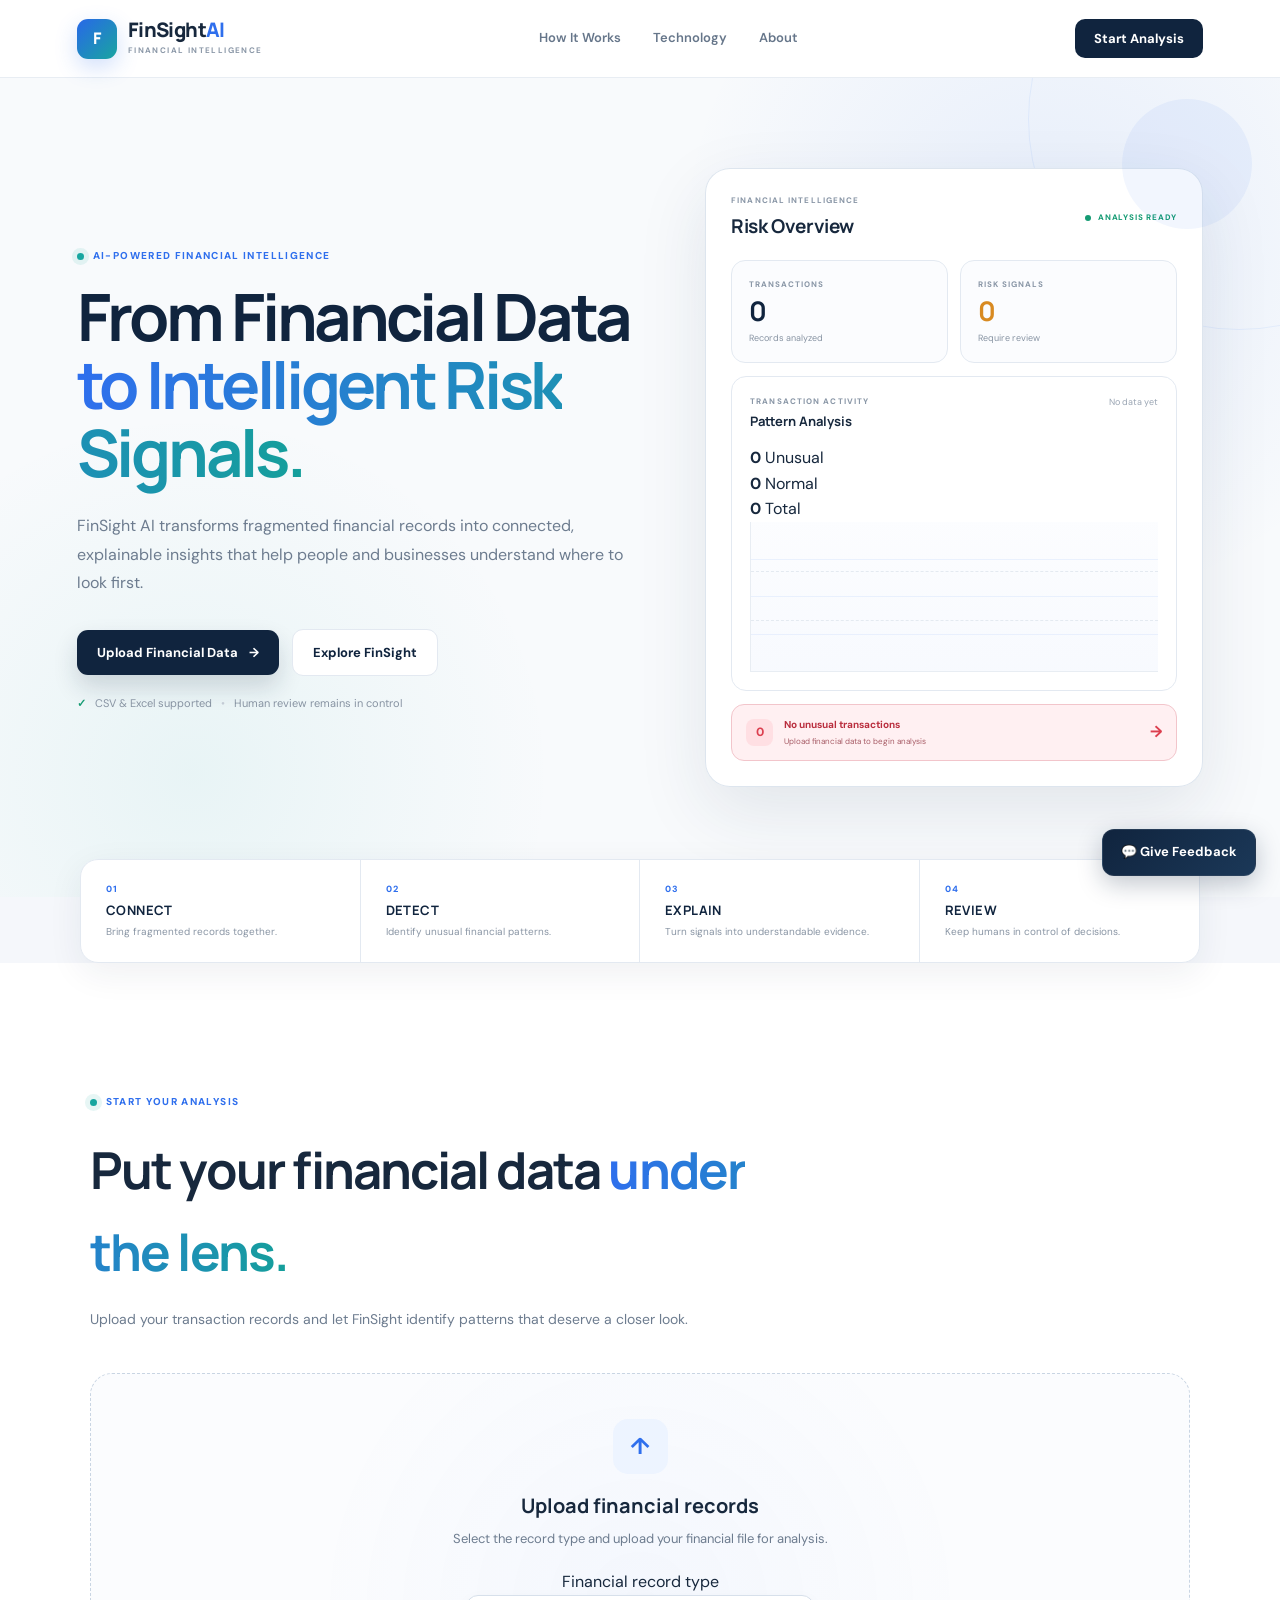
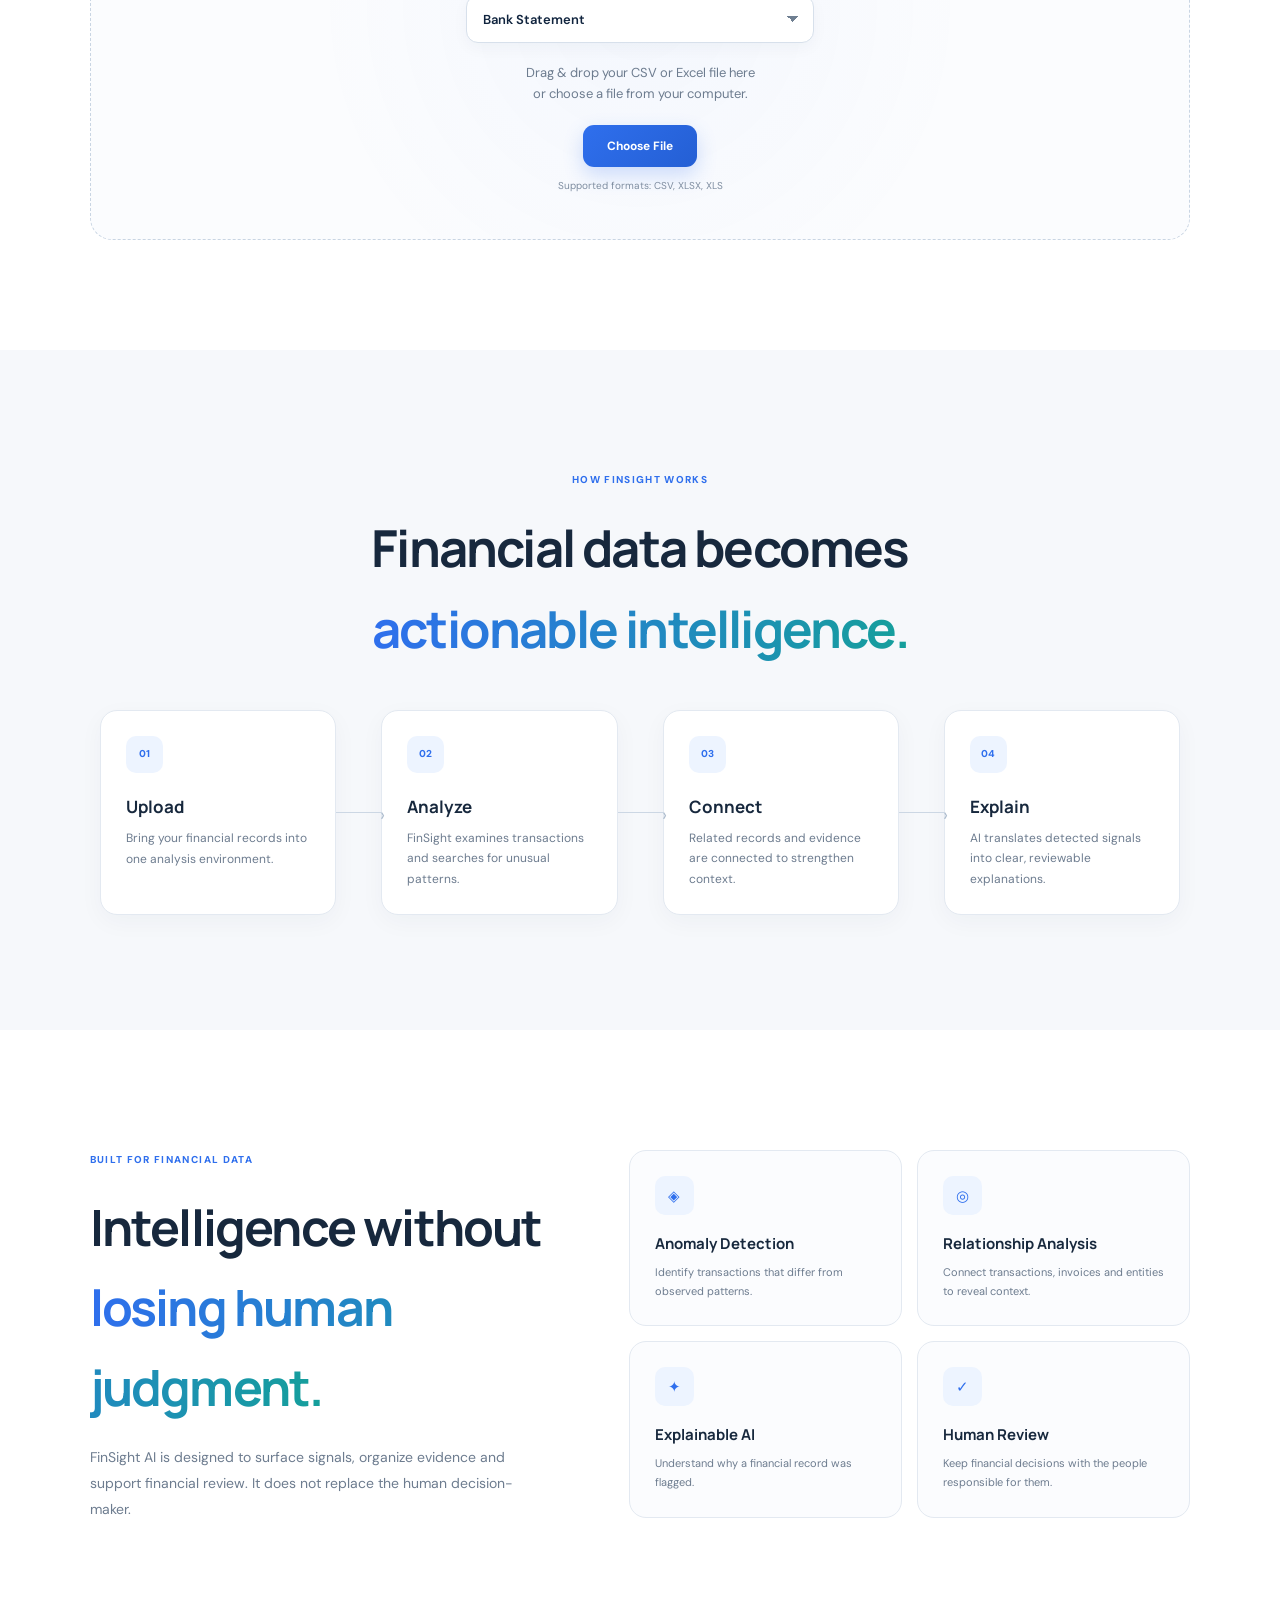
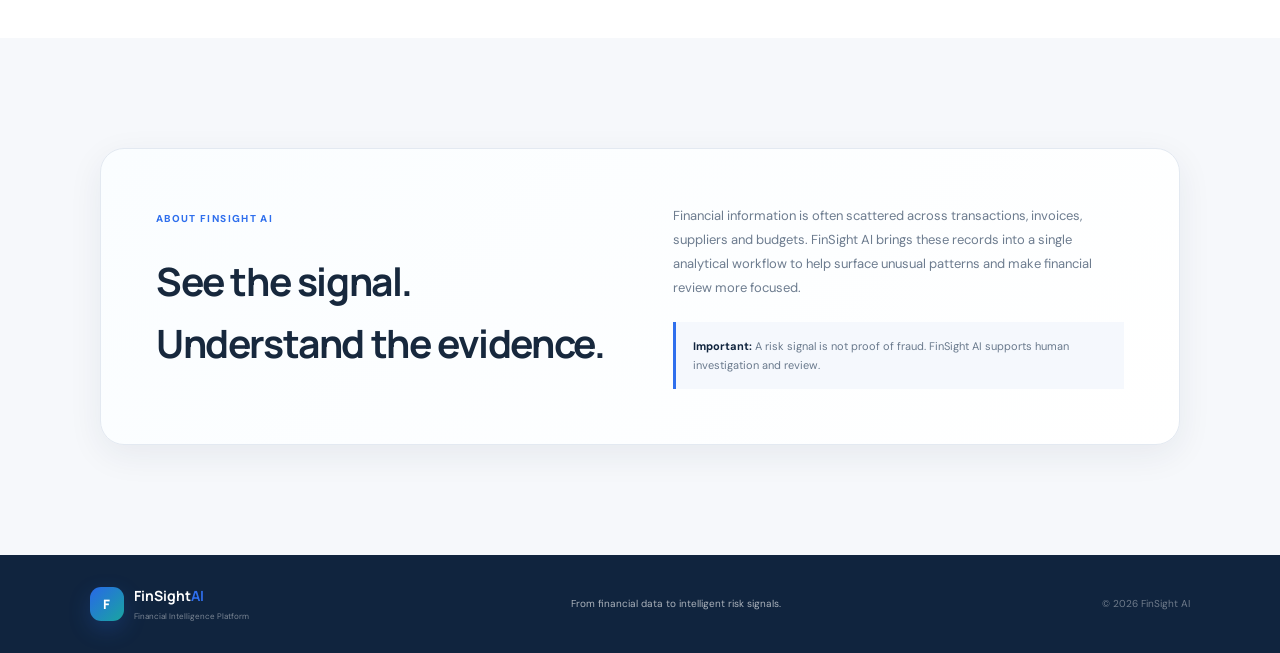
<file: frontend/index.html>
<!DOCTYPE html>
<html lang="en">

<head>

    <meta charset="UTF-8">

    <meta
        name="viewport"
        content="width=device-width, initial-scale=1.0"
    >

    <title>
        FinSight AI | Financial Intelligence
    </title>

    <link
        rel="stylesheet"
        href="style.css"
    >

</head>


<body>


    <!-- =====================================
         NAVIGATION
    ====================================== -->

    <header class="navbar">

        <div class="logo">

            <div class="logo-mark">
                F
            </div>

            <div>

                <div class="logo-name">
                    FinSight<span>AI</span>
                </div>

                <div class="logo-tagline">
                    FINANCIAL INTELLIGENCE
                </div>

            </div>

        </div>


        <nav>

            <a href="#how-it-works">
                How It Works
            </a>

            <a href="#technology">
                Technology
            </a>

            <a href="#about">
                About
            </a>

        </nav>


        <button
            class="nav-button"
            onclick="scrollToUpload()"
        >
            Start Analysis
        </button>

    </header>



    <!-- =====================================
         MAIN
    ====================================== -->

    <main>


        <!-- =================================
             HERO
        ================================== -->

        <section class="hero">


            <div class="hero-content">


                <div class="eyebrow">

                    <span class="status-dot"></span>

                    AI-POWERED FINANCIAL INTELLIGENCE

                </div>


                <h1>

                    From Financial Data

                    <br>

                    <span>
                        to Intelligent Risk Signals.
                    </span>

                </h1>


                <p class="hero-description">

                    FinSight AI transforms fragmented
                    financial records into connected,
                    explainable insights that help people
                    and businesses understand where to
                    look first.

                </p>


                <div class="hero-actions">


                    <button
                        class="primary-button"
                        onclick="scrollToUpload()"
                    >

                        Upload Financial Data

                        <span>
                            →
                        </span>

                    </button>


                    <button
                        class="secondary-button"
                        onclick="scrollToHowItWorks()"
                    >

                        Explore FinSight

                    </button>


                </div>


                <div class="hero-note">

                    <span>
                        ✓
                    </span>

                    CSV & Excel supported

                    <span class="separator">
                        •
                    </span>

                    Human review remains in control

                </div>


            </div>



            <!-- =================================
                 HERO INTELLIGENCE PREVIEW
            ================================== -->

            <div class="hero-visual">


                <div class="visual-header">


                    <div>

                        <span class="small-label">
                            FINANCIAL INTELLIGENCE
                        </span>

                        <h3>
                            Risk Overview
                        </h3>

                    </div>


                    <div class="live-status">

                        <span></span>

                        ANALYSIS READY

                    </div>


                </div>



                <!-- =================================
                     HERO METRICS
                ================================== -->

                <div class="metric-grid">


                    <div class="metric-card">

                        <span class="metric-label">
                            TRANSACTIONS
                        </span>

                        <strong>
                            0
                        </strong>

                        <small>
                            Records analyzed
                        </small>

                    </div>


                    <div class="metric-card">

                        <span class="metric-label">
                            RISK SIGNALS
                        </span>

                        <strong class="accent-number">
                            0
                        </strong>

                        <small>
                            Require review
                        </small>

                    </div>


                </div>



                <!-- =================================
                     PATTERN ANALYSIS
                ================================== -->

                <div class="analysis-card">


                    <div class="analysis-top">


                        <div>

                            <span class="small-label">
                                TRANSACTION ACTIVITY
                            </span>

                            <h4>
                                Pattern Analysis
                            </h4>

                        </div>


                        <span class="period">
                            No data yet
                        </span>


                    </div>



                    <div class="pattern-summary">


                        <div>

                            <strong>
                                0
                            </strong>

                            <span>
                                Unusual
                            </span>

                        </div>


                        <div class="pattern-divider"></div>


                        <div>

                            <strong>
                                0
                            </strong>

                            <span>
                                Normal
                            </span>

                        </div>


                        <div class="pattern-divider"></div>


                        <div>

                            <strong>
                                0
                            </strong>

                            <span>
                                Total
                            </span>

                        </div>


                    </div>



                    <!-- Empty Chart -->

                    <div class="chart">


                        <div class="chart-line line-1"></div>

                        <div class="chart-line line-2"></div>

                        <div class="chart-line line-3"></div>


                        <div class="chart-bars">

                            <i style="height:0%"></i>

                            <i style="height:0%"></i>

                            <i style="height:0%"></i>

                            <i style="height:0%"></i>

                            <i style="height:0%"></i>

                            <i style="height:0%"></i>

                            <i style="height:0%"></i>

                            <i style="height:0%"></i>

                            <i style="height:0%"></i>

                            <i
                                style="height:0%"
                                class="risk-bar"
                            ></i>

                        </div>


                    </div>


                </div>



                <!-- =================================
                     EMPTY RISK STATE
                ================================== -->

                <div class="risk-alert">


                    <div class="risk-icon">
                        0
                    </div>


                    <div class="risk-text">

                        <strong>
                            No unusual transactions
                        </strong>

                        <span>
                            Upload financial data to begin analysis
                        </span>

                    </div>


                    <div class="risk-arrow">
                        →
                    </div>


                </div>


            </div>


        </section>



        <!-- =====================================
             CONCEPT STRIP
        ====================================== -->

        <section class="concept-strip">


            <div>

                <span>
                    01
                </span>

                <strong>
                    CONNECT
                </strong>

                <p>
                    Bring fragmented records together.
                </p>

            </div>


            <div>

                <span>
                    02
                </span>

                <strong>
                    DETECT
                </strong>

                <p>
                    Identify unusual financial patterns.
                </p>

            </div>


            <div>

                <span>
                    03
                </span>

                <strong>
                    EXPLAIN
                </strong>

                <p>
                    Turn signals into understandable evidence.
                </p>

            </div>


            <div>

                <span>
                    04
                </span>

                <strong>
                    REVIEW
                </strong>

                <p>
                    Keep humans in control of decisions.
                </p>

            </div>


        </section>



        <!-- =====================================
             UPLOAD SECTION
        ====================================== -->

        <section
            class="upload-section"
            id="upload"
        >


            <div class="section-heading">


                <div class="eyebrow">

                    <span class="status-dot"></span>

                    START YOUR ANALYSIS

                </div>


                <h2>

                    Put your financial data

                    <span>
                        under the lens.
                    </span>

                </h2>


                <p>

                    Upload your transaction records
                    and let FinSight identify patterns
                    that deserve a closer look.

                </p>


            </div>



            <!-- =================================
                 UPLOAD BOX
            ================================== -->

            <div
                class="upload-box"
                id="uploadBox"
            >


                <div class="upload-icon">
                    ↑
                </div>


                <h3>
                    Upload financial records
                </h3>


                <p>
                    Select the record type and upload your
                    financial file for analysis.
                </p>



                <!-- =================================
                     FINANCIAL RECORD TYPE
                ================================== -->

                <div class="record-type-field">


                    <label for="dataType">
                        Financial record type
                    </label>


                    <select id="dataType">

                        <option value="bank_statement">
                            Bank Statement
                        </option>

                        <option value="general_ledger">
                            General Ledger (GL)
                        </option>

                        <option value="cash_book">
                            Cash Book
                        </option>

                    </select>


                </div>



                <!-- =================================
                     FILE UPLOAD
                ================================== -->

                <p class="upload-instruction">

                    Drag & drop your CSV or Excel file here

                    <br>

                    or choose a file from your computer.

                </p>


                <input
                    type="file"
                    id="fileInput"
                    accept=".csv,.xlsx,.xls"
                    hidden
                >


                <button
                    class="upload-button"
                    onclick="document.getElementById('fileInput').click()"
                >
                    Choose File
                </button>


                <div class="file-info">

                    Supported formats:
                    CSV, XLSX, XLS

                </div>


            </div>


        </section>



        <!-- =====================================
             HOW IT WORKS
        ====================================== -->

        <section
            class="how-section"
            id="how-it-works"
        >


            <div class="section-heading centered">


                <div class="eyebrow">
                    HOW FINSIGHT WORKS
                </div>


                <h2>

                    Financial data becomes

                    <span>
                        actionable intelligence.
                    </span>

                </h2>


            </div>



            <div class="steps">


                <div class="step-card">

                    <div class="step-number">
                        01
                    </div>

                    <h3>
                        Upload
                    </h3>

                    <p>

                        Bring your financial records
                        into one analysis environment.

                    </p>

                </div>


                <div class="step-connector"></div>


                <div class="step-card">

                    <div class="step-number">
                        02
                    </div>

                    <h3>
                        Analyze
                    </h3>

                    <p>

                        FinSight examines transactions
                        and searches for unusual patterns.

                    </p>

                </div>


                <div class="step-connector"></div>


                <div class="step-card">

                    <div class="step-number">
                        03
                    </div>

                    <h3>
                        Connect
                    </h3>

                    <p>

                        Related records and evidence
                        are connected to strengthen context.

                    </p>

                </div>


                <div class="step-connector"></div>


                <div class="step-card">

                    <div class="step-number">
                        04
                    </div>

                    <h3>
                        Explain
                    </h3>

                    <p>

                        AI translates detected signals
                        into clear, reviewable explanations.

                    </p>

                </div>


            </div>


        </section>



        <!-- =====================================
             TECHNOLOGY
        ====================================== -->

        <section
            class="technology-section"
            id="technology"
        >


            <div class="tech-content">


                <div class="eyebrow">
                    BUILT FOR FINANCIAL DATA
                </div>


                <h2>

                    Intelligence without

                    <span>
                        losing human judgment.
                    </span>

                </h2>


                <p>

                    FinSight AI is designed to surface
                    signals, organize evidence and
                    support financial review. It does
                    not replace the human decision-maker.

                </p>


            </div>



            <div class="tech-grid">


                <div class="tech-card">

                    <span class="tech-icon">
                        ◈
                    </span>

                    <h3>
                        Anomaly Detection
                    </h3>

                    <p>
                        Identify transactions that differ
                        from observed patterns.
                    </p>

                </div>


                <div class="tech-card">

                    <span class="tech-icon">
                        ◎
                    </span>

                    <h3>
                        Relationship Analysis
                    </h3>

                    <p>
                        Connect transactions, invoices
                        and entities to reveal context.
                    </p>

                </div>


                <div class="tech-card">

                    <span class="tech-icon">
                        ✦
                    </span>

                    <h3>
                        Explainable AI
                    </h3>

                    <p>
                        Understand why a financial record
                        was flagged.
                    </p>

                </div>


                <div class="tech-card">

                    <span class="tech-icon">
                        ✓
                    </span>

                    <h3>
                        Human Review
                    </h3>

                    <p>
                        Keep financial decisions with
                        the people responsible for them.
                    </p>

                </div>


            </div>


        </section>



        <!-- =====================================
             ABOUT
        ====================================== -->

        <section
            class="about-section"
            id="about"
        >


            <div class="about-card">


                <div class="about-left">


                    <div class="eyebrow">
                        ABOUT FINSIGHT AI
                    </div>


                    <h2>

                        See the signal.

                        <br>

                        Understand the evidence.

                    </h2>


                </div>



                <div class="about-right">


                    <p>

                        Financial information is often
                        scattered across transactions,
                        invoices, suppliers and budgets.
                        FinSight AI brings these records
                        into a single analytical workflow
                        to help surface unusual patterns
                        and make financial review more focused.

                    </p>


                    <div class="disclaimer">

                        <strong>
                            Important:
                        </strong>

                        A risk signal is not proof of fraud.
                        FinSight AI supports human investigation
                        and review.

                    </div>


                </div>


            </div>


        </section>


    </main>



    <!-- =====================================
         FOOTER
    ====================================== -->

    <footer>


        <div class="footer-logo">


            <div class="logo-mark">
                F
            </div>


            <div>

                <strong>
                    FinSight<span>AI</span>
                </strong>

                <small>
                    Financial Intelligence Platform
                </small>

            </div>


        </div>


        <p>
            From financial data to intelligent risk signals.
        </p>


        <span class="copyright">
            © 2026 FinSight AI
        </span>


    </footer>



    <!-- =====================================
         FEEDBACK
    ====================================== -->

    <a
        href="https://forms.gle/JtgkBSP4a4XJMAaL7"
        target="_blank"
        class="feedback-button"
    >
        💬 Give Feedback
    </a>



    <script src="script.js"></script>


</body>

</html>
</file>
<file: frontend/style.css>
@import url('https://fonts.googleapis.com/css2?family=DM+Sans:wght@400;500;600;700&family=Manrope:wght@600;700;800&display=swap');

:root {
    --navy: #10243e;
    --navy-2: #173452;
    --blue: #2f6fed;
    --blue-dark: #2158c7;
    --blue-soft: #edf4ff;
    --teal: #18a6a0;
    --green: #159b73;
    --green-soft: #eaf8f3;
    --red: #dc3f4f;
    --red-dark: #b92d3d;
    --red-soft: #fff0f2;
    --orange: #d88a21;
    --orange-soft: #fff5e5;

    --bg: #f5f7fb;
    --white: #ffffff;
    --text: #17283d;
    --muted: #6d7c8f;
    --line: #e3e9f1;

    --shadow: 0 24px 70px rgba(25, 48, 76, .10);
    --shadow-soft: 0 10px 35px rgba(25, 48, 76, .07);

    --radius: 20px;
}


/* =========================================
   RESET
========================================= */

* {
    margin: 0;
    padding: 0;
    box-sizing: border-box;
}

html {
    scroll-behavior: smooth;
}

body {
    font-family: "DM Sans", sans-serif;
    color: var(--text);
    background: var(--bg);
    line-height: 1.6;
    overflow-x: hidden;
}

button,
input,
select {
    font-family: inherit;
}

button {
    cursor: pointer;
}

a {
    text-decoration: none;
    color: inherit;
}

h1,
h2,
h3,
h4 {
    font-family: "Manrope", sans-serif;
}


/* =========================================
   NAVIGATION
========================================= */

.navbar {
    height: 78px;
    padding: 0 6%;

    display: flex;
    align-items: center;
    justify-content: space-between;

    background: rgba(255,255,255,.94);

    border-bottom: 1px solid rgba(227,233,241,.8);

    position: sticky;
    top: 0;
    z-index: 100;

    backdrop-filter: blur(18px);
}

.logo {
    display: flex;
    align-items: center;
    gap: 11px;
}

.logo-mark {
    width: 40px;
    height: 40px;

    display: flex;
    align-items: center;
    justify-content: center;

    border-radius: 11px;

    color: white;

    font-family: "Manrope", sans-serif;
    font-weight: 800;

    background: linear-gradient(
        135deg,
        #2868e8,
        #19a5a0
    );

    box-shadow: 0 8px 22px rgba(47,111,237,.22);
}

.logo-name {
    font-family: "Manrope", sans-serif;
    font-weight: 800;
    font-size: 20px;
    line-height: 1;
    letter-spacing: -.6px;
}

.logo-name span,
.footer-logo span {
    color: var(--blue);
}

.logo-tagline {
    margin-top: 4px;
    color: #8a97a7;
    font-size: 8px;
    font-weight: 700;
    letter-spacing: 1.4px;
}

nav {
    display: flex;
    gap: 32px;
}

nav a {
    color: #66768a;
    font-size: 13px;
    font-weight: 600;
    transition: .25s ease;
}

nav a:hover {
    color: var(--blue);
}

.nav-button {
    border: 0;
    padding: 11px 19px;
    border-radius: 10px;

    background: var(--navy);
    color: white;

    font-size: 13px;
    font-weight: 700;

    transition: .25s ease;
}

.nav-button:hover {
    background: var(--blue);
    transform: translateY(-2px);
}


/* =========================================
   HERO
========================================= */

.hero {
    min-height: 700px;

    padding: 90px 6% 110px;

    display: grid;

    grid-template-columns:
        minmax(0,1fr)
        minmax(440px,.9fr);

    align-items: center;

    gap: 75px;

    position: relative;

    overflow: hidden;

    background:
        radial-gradient(
            circle at 82% 20%,
            rgba(47,111,237,.09),
            transparent 30%
        ),
        radial-gradient(
            circle at 15% 85%,
            rgba(24,166,160,.07),
            transparent 28%
        ),
        #f8fafc;
}

.hero::before {
    content: "";

    position: absolute;

    width: 420px;
    height: 420px;

    right: -170px;
    top: -170px;

    border: 1px solid rgba(47,111,237,.08);

    border-radius: 50%;
}

.hero-content {
    max-width: 650px;
    position: relative;
    z-index: 2;
}

.eyebrow {
    display: inline-flex;
    align-items: center;
    gap: 9px;

    color: var(--blue);

    font-size: 10px;
    font-weight: 800;
    letter-spacing: 1.35px;

    margin-bottom: 19px;
}

.status-dot {
    width: 7px;
    height: 7px;

    border-radius: 50%;

    background: var(--teal);

    box-shadow:
        0 0 0 5px rgba(24,166,160,.10);
}

.hero h1 {
    max-width: 700px;

    font-size: clamp(46px,5.1vw,72px);

    line-height: 1.04;

    letter-spacing: -3.3px;

    color: var(--navy);

    margin-bottom: 25px;
}

.hero h1 span,
.section-heading h2 span,
.tech-content h2 span {
    background:
        linear-gradient(
            90deg,
            #2f6fed,
            #159f9b
        );

    -webkit-background-clip: text;
    -webkit-text-fill-color: transparent;
}

.hero-description {
    max-width: 570px;

    color: var(--muted);

    font-size: 16px;
    line-height: 1.8;

    margin-bottom: 31px;
}

.hero-actions {
    display: flex;
    gap: 13px;
    align-items: center;
}

.primary-button,
.secondary-button {
    border-radius: 11px;

    padding: 14px 20px;

    font-size: 13px;
    font-weight: 700;

    transition: .25s ease;
}

.primary-button {
    border: 0;

    background: var(--navy);

    color: white;

    box-shadow:
        0 12px 25px rgba(16,36,62,.16);
}

.primary-button span {
    margin-left: 8px;
}

.primary-button:hover {
    background: var(--blue);
    transform: translateY(-2px);
}

.secondary-button {
    background: white;
    color: var(--navy);
    border: 1px solid var(--line);
}

.secondary-button:hover {
    border-color: #b8c7da;
    transform: translateY(-2px);
}

.hero-note {
    margin-top: 19px;

    display: flex;
    align-items: center;
    gap: 9px;

    color: #8793a2;

    font-size: 11px;
}

.hero-note > span:first-child {
    color: var(--green);
    font-weight: 800;
}

.separator {
    color: #c3cbd5;
}


/* =========================================
   HERO DASHBOARD
========================================= */

.hero-visual {
    position: relative;

    width: 100%;

    padding: 25px;

    background: rgba(255,255,255,.97);

    border: 1px solid rgba(220,228,238,.95);

    border-radius: 25px;

    box-shadow: var(--shadow);

    backdrop-filter: blur(20px);

    z-index: 3;

    transition: .3s ease;
}

.hero-visual:hover {
    transform: translateY(-3px);
}

.hero-visual::before {
    content: "";

    position: absolute;

    width: 130px;
    height: 130px;

    top: -70px;
    right: -50px;

    border-radius: 50%;

    background: rgba(47,111,237,.06);

    pointer-events: none;
}

.visual-header {
    display: flex;
    align-items: center;
    justify-content: space-between;

    margin-bottom: 19px;
}

.small-label {
    display: block;

    color: #8a97a7;

    font-size: 8px;
    font-weight: 800;

    letter-spacing: 1.1px;
}

.visual-header h3 {
    margin-top: 4px;
    font-size: 19px;
    letter-spacing: -.4px;
}

.live-status {
    display: flex;
    align-items: center;
    gap: 7px;

    color: var(--green);

    font-size: 8px;
    font-weight: 800;
    letter-spacing: .8px;
}

.live-status span {
    width: 6px;
    height: 6px;

    border-radius: 50%;

    background: var(--green);
}


/* =========================================
   METRICS
========================================= */

.metric-grid {
    display: grid;

    grid-template-columns: 1fr 1fr;

    gap: 12px;

    margin-bottom: 13px;
}

.metric-card {
    padding: 17px;

    border: 1px solid var(--line);

    border-radius: 14px;

    background: #fbfcfe;

    transition: .25s ease;
}

.metric-card:hover {
    transform: translateY(-2px);
    box-shadow: var(--shadow-soft);
}

.metric-label {
    display: block;

    color: #8a97a7;

    font-size: 8px;
    font-weight: 800;

    letter-spacing: 1px;

    margin-bottom: 6px;
}

.metric-card strong {
    display: block;

    color: var(--navy);

    font-family: "Manrope", sans-serif;

    font-size: 27px;

    line-height: 1;
}

.metric-card strong.accent-number {
    color: var(--orange);
}

.metric-card small {
    display: block;

    color: #8793a2;

    font-size: 9px;

    margin-top: 7px;
}


/* =========================================
   ANALYSIS CARD
========================================= */

.analysis-card {
    padding: 18px;

    background: #fff;

    border: 1px solid var(--line);

    border-radius: 15px;
}

.analysis-top {
    display: flex;

    justify-content: space-between;
    align-items: flex-start;

    margin-bottom: 13px;
}

.analysis-top h4 {
    margin-top: 3px;
    font-size: 13px;
}

.period {
    color: #9aa5b3;
    font-size: 9px;
}


/* =========================================
   BAR CHART
========================================= */

.chart {
    height: 150px;

    position: relative;

    border-left: 1px solid #e8edf3;

    border-bottom: 1px solid #e8edf3;

    overflow: hidden;

    background:
        linear-gradient(
            to bottom,
            rgba(47,111,237,.015),
            rgba(47,111,237,.035)
        );
}

.chart::before,
.chart::after {
    content: "";

    position: absolute;

    left: 0;
    right: 0;

    border-top: 1px dashed #e4eaf1;
}

.chart::before {
    top: 33%;
}

.chart::after {
    top: 66%;
}

.chart-bars {
    height: 100%;

    padding: 12px 14px 0;

    display: flex;

    align-items: flex-end;

    gap: 9px;

    position: relative;

    z-index: 3;
}

.chart-bars i {
    display: block;

    flex: 1;

    min-width: 8px;

    height: var(--bar-height,50%);

    border-radius: 5px 5px 2px 2px;

    background:
        linear-gradient(
            to top,
            #b9d2fb,
            #4c86ed
        );

    position: relative;

    box-shadow:
        0 3px 8px rgba(47,111,237,.12);

    transition: .3s ease;
}

.chart-bars i:hover {
    transform: scaleY(1.04);
}

.chart-bars i.risk-bar {
    background:
        linear-gradient(
            to top,
            #dc3f4f,
            #f47b88
        );

    box-shadow:
        0 4px 10px rgba(220,63,79,.20);
}

.chart-line {
    position: absolute;

    left: 0;
    right: 0;

    height: 1px;

    background: rgba(47,111,237,.08);
}

.line-1 {
    top: 25%;
}

.line-2 {
    top: 50%;
}

.line-3 {
    top: 75%;
}


/* =========================================
   RISK ALERT
========================================= */

.risk-alert {
    display: flex;

    align-items: center;

    gap: 11px;

    margin-top: 13px;

    padding: 12px 14px;

    border: 1px solid #f2c5cb;

    border-radius: 13px;

    background: var(--red-soft);
}

.risk-icon {
    width: 27px;
    height: 27px;

    display: flex;
    align-items: center;
    justify-content: center;

    border-radius: 8px;

    background: #ffdfe3;

    color: var(--red);

    font-weight: 800;
    font-size: 12px;
}

.risk-text {
    flex: 1;
}

.risk-text strong {
    display: block;

    color: var(--red-dark);

    font-size: 10px;
}

.risk-text span {
    display: block;

    color: #a75c66;

    font-size: 8px;

    margin-top: 2px;
}

.risk-arrow {
    color: var(--red);
    font-weight: 700;
}


/* =========================================
   CONCEPT STRIP
========================================= */

.concept-strip {
    width: 88%;
    max-width: 1120px;

    margin: -38px auto 0;

    position: relative;
    z-index: 5;

    display: grid;

    grid-template-columns:
        repeat(4,1fr);

    background: white;

    border: 1px solid var(--line);

    border-radius: 18px;

    box-shadow: var(--shadow-soft);

    overflow: hidden;
}

.concept-strip > div {
    padding: 22px 25px;

    border-right: 1px solid var(--line);

    position: relative;
}

.concept-strip > div:last-child {
    border-right: 0;
}

.concept-strip span {
    display: block;

    color: var(--blue);

    font-size: 9px;
    font-weight: 800;

    letter-spacing: 1px;

    margin-bottom: 4px;
}

.concept-strip strong {
    display: block;

    color: var(--navy);

    font-family: "Manrope", sans-serif;

    font-size: 13px;

    letter-spacing: .4px;
}

.concept-strip p {
    margin-top: 3px;

    color: #8995a4;

    font-size: 10px;
}


/* =========================================
   UPLOAD SECTION
========================================= */

.upload-section {
    padding: 125px 7% 110px;
    background: white;
}

.section-heading {
    max-width: 680px;
    margin-bottom: 40px;
}

.section-heading h2 {
    font-size: clamp(34px,4vw,51px);

    letter-spacing: -1.8px;

    margin-bottom: 15px;
}

.section-heading p {
    color: var(--muted);

    font-size: 14px;
    line-height: 1.8;
}


/* =========================================
   UPLOAD BOX
========================================= */

.upload-box {
    min-height: 320px;

    display: flex;
    flex-direction: column;

    align-items: center;
    justify-content: center;

    text-align: center;

    padding: 45px;

    border: 1.5px dashed #c9d5e3;

    border-radius: 22px;

    background:
        radial-gradient(
            circle at center,
            rgba(47,111,237,.035),
            transparent 55%
        ),
        #fbfcfe;

    transition: .3s ease;
}

.upload-box:hover,
.upload-box.drag-over {
    border-color: var(--blue);

    background: #f8fbff;

    box-shadow: var(--shadow-soft);

    transform: translateY(-2px);
}

.upload-icon {
    width: 55px;
    height: 55px;

    display: flex;

    align-items: center;
    justify-content: center;

    margin-bottom: 16px;

    border-radius: 15px;

    background: var(--blue-soft);

    color: var(--blue);

    font-size: 23px;
    font-weight: 700;
}

.upload-box h3 {
    font-size: 20px;
    margin-bottom: 7px;
}

.upload-box p {
    color: var(--muted);

    font-size: 13px;

    margin-bottom: 20px;
}


/* =========================================
   BEAUTIFUL FILE BUTTON
========================================= */

.upload-button {
    border: 0;

    padding: 13px 24px;

    border-radius: 11px;

    background:
        linear-gradient(
            135deg,
            var(--blue),
            #245fd4
        );

    color: white;

    font-size: 12px;
    font-weight: 700;

    box-shadow:
        0 8px 20px rgba(47,111,237,.22);

    transition: .25s ease;
}

.upload-button:hover {
    background: var(--navy);

    transform: translateY(-2px);

    box-shadow:
        0 10px 22px rgba(16,36,62,.18);
}

.file-info {
    margin-top: 11px;

    color: #7e8da0;

    font-size: 10px;
}


/* =========================================
   RECORD TYPE DROPDOWN
========================================= */

#dataType {
    width: 100%;
    max-width: 430px;

    height: 48px;

    margin: 0 auto 20px;

    padding: 0 44px 0 16px;

    appearance: none;
    -webkit-appearance: none;

    border: 1px solid #d7e0eb;

    border-radius: 12px;

    background-color: white;

    background-image:
        linear-gradient(45deg, transparent 50%, #6f7f91 50%),
        linear-gradient(135deg, #6f7f91 50%, transparent 50%);

    background-position:
        calc(100% - 20px) 20px,
        calc(100% - 14px) 20px;

    background-size:
        6px 6px,
        6px 6px;

    background-repeat: no-repeat;

    color: var(--navy);

    font-size: 13px;
    font-weight: 600;

    outline: none;

    box-shadow:
        0 5px 16px rgba(25,48,76,.04);

    transition: .25s ease;
}

#dataType:hover {
    border-color: #aebed2;
}

#dataType:focus {
    border-color: var(--blue);

    box-shadow:
        0 0 0 4px rgba(47,111,237,.10);
}


/* =========================================
   RESULTS DASHBOARD
========================================= */

#resultsContainer {
    width: 100%;

    margin-top: 35px;

    padding-top: 10px;
}


/* =========================================
   RESULT SUMMARY CARDS
========================================= */

.analysis-results {
    width: 100%;
    max-width: 1050px;

    display: grid;

    grid-template-columns:
        repeat(4,1fr);

    gap: 14px;

    margin: 28px auto;
}

.analysis-results > div {
    position: relative;

    padding: 21px;

    min-height: 105px;

    background: #ffffff;

    border: 1px solid var(--line);

    border-radius: 16px;

    text-align: left;

    box-shadow:
        0 7px 22px rgba(25,48,76,.05);

    overflow: hidden;

    transition: .25s ease;
}

.analysis-results > div::before {
    content: "";

    position: absolute;

    left: 0;
    top: 0;
    bottom: 0;

    width: 4px;

    background: var(--blue);
}

.analysis-results > div:nth-child(2)::before {
    background: var(--teal);
}

.analysis-results > div:nth-child(3)::before {
    background: var(--blue);
}

.analysis-results > div:nth-child(4)::before {
    background: var(--red);
}

.analysis-results > div:hover {
    transform: translateY(-3px);

    box-shadow:
        0 12px 30px rgba(25,48,76,.08);
}

.analysis-results strong {
    display: block;

    color: var(--navy);

    font-family: "Manrope", sans-serif;

    font-size: 27px;

    line-height: 1.2;

    margin-bottom: 7px;
}

.analysis-results .unusual-count-number {
    color: var(--red);
}

.analysis-results span {
    display: block;

    color: #8491a1;

    font-size: 9px;

    font-weight: 800;

    letter-spacing: .6px;

    text-transform: uppercase;
}


/* =========================================
   COLUMN MAPPING
========================================= */

.column-mapping-section {
    width: 100%;
    max-width: 1050px;

    margin: 25px auto;

    padding: 25px;

    background: #ffffff;

    border: 1px solid #e1e7ee;

    border-radius: 17px;

    box-shadow:
        0 7px 25px rgba(25,48,76,.04);
}

.column-mapping-section h3 {
    margin: 0 0 18px;

    color: var(--navy);

    font-size: 18px;
}

.column-mapping-grid {
    display: grid;

    grid-template-columns:
        repeat(2,1fr);

    gap: 11px;
}

.column-mapping-item {
    padding: 14px;

    background: #f7f9fc;

    border-radius: 11px;

    border: 1px solid #e7ebf0;

    transition: .2s ease;
}

.column-mapping-item:hover {
    background: #f2f6fb;
    border-color: #d5dfeb;
}

.column-mapping-item span {
    display: block;

    font-size: 10px;

    font-weight: 700;

    color: #718096;

    text-transform: uppercase;

    margin-bottom: 5px;
}

.column-mapping-item strong {
    display: block;

    font-size: 14px;

    color: var(--navy);

    word-break: break-word;
}


/* =========================================
   ANOMALY SECTION
========================================= */

.anomaly-section {
    width: 100%;
    max-width: 1050px;

    margin: 30px auto;

    text-align: left;
}

.anomaly-header {
    display: flex;

    align-items: center;

    gap: 12px;

    padding: 17px 19px;

    margin-bottom: 14px;

    background: var(--red-soft);

    border: 1px solid #f1c3ca;

    border-radius: 15px;
}

.anomaly-icon {
    width: 36px;
    height: 36px;

    display: flex;

    align-items: center;
    justify-content: center;

    flex-shrink: 0;

    border-radius: 10px;

    background: #ffdfe3;

    color: var(--red);

    font-weight: 800;
}

.anomaly-header strong {
    display: block;

    color: var(--red-dark);

    font-size: 12px;
}

.anomaly-header span {
    display: block;

    margin-top: 2px;

    color: #a75d67;

    font-size: 10px;
}


/* =========================================
   ANOMALY CARD
========================================= */

.anomaly-card {
    position: relative;

    padding: 25px;

    background: white;

    border: 1px solid #f0d5d9;

    border-radius: 18px;

    box-shadow:
        0 12px 35px rgba(25,48,76,.07);

    margin-bottom: 18px;

    overflow: hidden;
}

.anomaly-card::before {
    content: "";

    position: absolute;

    left: 0;
    top: 0;
    bottom: 0;

    width: 4px;

    background: var(--red);
}

.anomaly-card-top {
    display: flex;

    justify-content: space-between;

    gap: 25px;

    padding-bottom: 18px;

    border-bottom: 1px solid var(--line);
}

.anomaly-card-top span,
.risk-score-box span,
.connected-item span {
    display: block;

    color: #8a97a7;

    font-size: 8px;

    font-weight: 800;

    letter-spacing: 1px;

    margin-bottom: 4px;
}

.anomaly-card-top strong {
    color: var(--navy);

    font-family: "Manrope", sans-serif;

    font-size: 18px;
}


/* =========================================
   RISK SCORE
========================================= */

.risk-score-box {
    display: flex;

    align-items: center;

    justify-content: space-between;

    gap: 20px;

    margin-top: 17px;

    padding: 16px;

    border-radius: 13px;

    background: #fff7f8;

    border: 1px solid #f2d7db;
}

.risk-score-box strong {
    color: var(--red);

    font-family: "Manrope", sans-serif;

    font-size: 28px;
}

.risk-level {
    padding: 7px 13px;

    border-radius: 20px;

    background: #ffdfe3;

    color: var(--red-dark);

    font-size: 9px;

    font-weight: 800;

    letter-spacing: .5px;
}


/* =========================================
   CONNECTED RECORDS
========================================= */

.connected-records {
    margin-top: 17px;

    padding: 17px;

    background: #f8fbff;

    border: 1px solid #e1ebf8;

    border-radius: 14px;
}

.connected-title {
    display: flex;

    align-items: center;

    gap: 8px;

    margin-bottom: 13px;

    color: var(--navy);

    font-size: 11px;
}

.connected-icon {
    font-size: 14px;
}

.connected-grid {
    display: grid;

    grid-template-columns:
        repeat(4,1fr);

    gap: 10px;
}

.connected-item {
    padding: 12px;

    background: white;

    border: 1px solid #e6edf5;

    border-radius: 10px;
}

.connected-item strong {
    color: var(--navy);

    font-size: 11px;

    word-break: break-word;
}


/* =========================================
   AI EXPLANATION
========================================= */

.ai-explanation {
    margin-top: 17px;

    padding: 18px;

    border-radius: 14px;

    background:
        linear-gradient(
            135deg,
            #f5f9ff,
            #f8fcfb
        );

    border: 1px solid #dfeaf5;
}

.ai-explanation-title {
    display: flex;

    align-items: center;

    gap: 8px;

    margin-bottom: 9px;

    color: var(--navy);

    font-size: 12px;
}

.ai-icon {
    color: var(--blue);
    font-size: 15px;
}

.ai-explanation p {
    color: #63748a;

    font-size: 11px;

    line-height: 1.75;
}


/* =========================================
   RISK REASONS
========================================= */

.risk-reasons {
    margin-top: 17px;

    padding: 15px 17px;

    background: #fff8f8;

    border: 1px solid #f0dadd;

    border-radius: 12px;
}

.risk-reasons strong {
    display: block;

    color: var(--red-dark);

    font-size: 10px;

    margin-bottom: 7px;
}

.risk-reasons ul {
    margin-left: 16px;
}

.risk-reasons li {
    color: #718096;

    font-size: 10px;

    margin-bottom: 3px;
}

.anomaly-card > p {
    margin-top: 13px;

    color: #68788b;

    font-size: 10px;

    line-height: 1.7;
}

.anomaly-card > small {
    display: block;

    margin-top: 15px;

    padding-top: 12px;

    border-top: 1px solid var(--line);

    color: #9aa5b3;

    font-size: 9px;
}


/* =========================================
   HUMAN REVIEW NOTE
========================================= */

.review-note {
    width: 100%;
    max-width: 1050px;

    margin: 20px auto;

    padding: 15px 18px;

    display: flex;

    align-items: center;

    gap: 7px;

    flex-wrap: wrap;

    background: #f5f8fd;

    border-left: 3px solid var(--blue);

    border-radius: 8px;

    color: #718096;

    font-size: 10px;

    text-align: left;
}

.review-note strong {
    color: var(--navy);
}


/* =========================================
   NO ANOMALY
========================================= */

.no-anomaly {
    width: 100%;
    max-width: 1050px;

    margin: 25px auto;

    padding: 22px;

    display: flex;

    align-items: center;

    gap: 13px;

    text-align: left;

    background: var(--green-soft);

    border: 1px solid #cce9de;

    border-radius: 15px;
}

.no-anomaly > span {
    width: 35px;
    height: 35px;

    display: flex;

    align-items: center;
    justify-content: center;

    flex-shrink: 0;

    border-radius: 10px;

    background: #d9f3e9;

    color: var(--green);

    font-weight: 800;
}

.no-anomaly strong {
    display: block;

    color: #17694f;

    font-size: 12px;
}

.no-anomaly small {
    display: block;

    margin-top: 3px;

    color: #6e8c82;

    font-size: 10px;
}


/* =========================================
   ANALYZE ANOTHER FILE BUTTON
========================================= */

#resultsContainer .primary-button {
    display: block;

    margin: 28px auto 0;

    padding: 13px 22px;

    background: var(--navy);

    border-radius: 11px;

    font-size: 12px;
}

#resultsContainer .primary-button:hover {
    background: var(--blue);
}


/* =========================================
   HOW IT WORKS
========================================= */

.how-section {
    padding: 115px 7%;
    background: #f6f8fb;
}

.centered {
    text-align: center;

    margin-left: auto;
    margin-right: auto;
}

.steps {
    max-width: 1080px;

    margin: auto;

    display: grid;

    grid-template-columns:
        1fr 45px 1fr 45px 1fr 45px 1fr;

    align-items: center;
}

.step-card {
    min-height: 205px;

    padding: 25px;

    background: white;

    border: 1px solid var(--line);

    border-radius: 17px;

    box-shadow:
        0 7px 25px rgba(20,45,72,.04);

    transition: .3s ease;
}

.step-card:hover {
    transform: translateY(-5px);

    box-shadow: var(--shadow-soft);
}

.step-number {
    width: 37px;
    height: 37px;

    display: flex;

    align-items: center;
    justify-content: center;

    border-radius: 10px;

    background: var(--blue-soft);

    color: var(--blue);

    font-size: 10px;
    font-weight: 800;

    margin-bottom: 20px;
}

.step-card h3 {
    font-size: 17px;
    margin-bottom: 8px;
}

.step-card p {
    color: var(--muted);

    font-size: 12px;
    line-height: 1.7;
}

.step-connector {
    height: 1px;

    background: #ccd7e4;

    position: relative;
}

.step-connector::after {
    content: "›";

    position: absolute;

    right: -4px;
    top: -11px;

    color: #aebdce;

    font-size: 18px;
}


/* =========================================
   TECHNOLOGY
========================================= */

.technology-section {
    padding: 115px 7%;

    display: grid;

    grid-template-columns: .9fr 1.1fr;

    gap: 80px;

    align-items: center;

    background: white;
}

.tech-content {
    max-width: 480px;
}

.tech-content h2 {
    font-size: clamp(34px,4vw,50px);

    letter-spacing: -1.8px;

    margin-bottom: 18px;
}

.tech-content p {
    color: var(--muted);

    font-size: 14px;

    line-height: 1.85;
}

.tech-grid {
    display: grid;

    grid-template-columns: 1fr 1fr;

    gap: 15px;
}

.tech-card {
    padding: 25px;

    background: #fbfcfe;

    border: 1px solid var(--line);

    border-radius: 17px;

    transition: .3s ease;
}

.tech-card:hover {
    transform: translateY(-4px);

    background: white;

    box-shadow: var(--shadow-soft);
}

.tech-icon {
    width: 39px;
    height: 39px;

    display: flex;

    align-items: center;
    justify-content: center;

    margin-bottom: 17px;

    border-radius: 10px;

    background: var(--blue-soft);

    color: var(--blue);

    font-size: 15px;
}

.tech-card h3 {
    font-size: 15px;
    margin-bottom: 7px;
}

.tech-card p {
    color: var(--muted);

    font-size: 11px;
    line-height: 1.7;
}


/* =========================================
   ABOUT
========================================= */

.about-section {
    padding: 110px 7%;
    background: #f6f8fb;
}

.about-card {
    max-width: 1080px;

    margin: auto;

    display: grid;

    grid-template-columns: 1fr 1fr;

    gap: 65px;

    padding: 55px;

    background:
        linear-gradient(
            135deg,
            #fafdff,
            #ffffff
        );

    border: 1px solid var(--line);

    border-radius: 24px;

    box-shadow: var(--shadow-soft);
}

.about-left h2 {
    margin-top: 4px;

    font-size: 39px;

    letter-spacing: -1.4px;
}

.about-right > p {
    color: var(--muted);

    font-size: 13px;

    line-height: 1.85;

    margin-bottom: 22px;
}

.disclaimer {
    padding: 15px 17px;

    border-left: 3px solid var(--blue);

    background: #f5f8fd;

    color: #69798c;

    font-size: 11px;

    line-height: 1.7;
}

.disclaimer strong {
    color: var(--navy);
}


/* =========================================
   FOOTER
========================================= */

footer {
    padding: 30px 7%;

    display: flex;

    align-items: center;
    justify-content: space-between;

    background: var(--navy);

    color: rgba(255,255,255,.65);

    font-size: 10px;
}

.footer-logo {
    display: flex;

    align-items: center;

    gap: 10px;
}

.footer-logo .logo-mark {
    width: 34px;
    height: 34px;

    font-size: 13px;
}

.footer-logo strong {
    display: block;

    color: white;

    font-family: "Manrope", sans-serif;

    font-size: 14px;
}

.footer-logo small {
    display: block;

    color: rgba(255,255,255,.45);

    font-size: 8px;

    margin-top: 2px;
}

.copyright {
    color: rgba(255,255,255,.4);
}


/* =========================================
   FEEDBACK BUTTON
========================================= */

.feedback-button {
    position: fixed;

    bottom: 24px;
    right: 24px;

    display: flex;
    align-items: center;
    gap: 8px;

    background:
        linear-gradient(
            135deg,
            #10243e,
            #1b3858
        );

    color: white;

    padding: 12px 18px;

    border-radius: 12px;

    text-decoration: none;

    font-size: 13px;

    font-weight: 700;

    border: 1px solid rgba(255,255,255,.08);

    box-shadow:
        0 8px 25px rgba(16,36,62,.25);

    z-index: 9999;

    transition: .25s ease;
}

.feedback-button:hover {
    background: var(--blue);

    transform: translateY(-3px);

    box-shadow:
        0 12px 28px rgba(47,111,237,.25);
}


/* =========================================
   START ANALYSIS BUTTON
========================================= */

.start-analysis-button {
    display: inline-flex;

    align-items: center;
    justify-content: center;
    gap: 8px;

    padding: 14px 22px;

    border: 0;

    border-radius: 11px;

    background:
        linear-gradient(
            135deg,
            var(--blue),
            #245fd4
        );

    color: white;

    font-size: 13px;

    font-weight: 700;

    box-shadow:
        0 10px 24px rgba(47,111,237,.20);

    transition: .25s ease;
}

.start-analysis-button:hover {
    transform: translateY(-2px);

    background:
        linear-gradient(
            135deg,
            #245fd4,
            var(--navy)
        );
}


/* =========================================
   RESPONSIVE — TABLET
========================================= */

@media (max-width:1000px) {

    .hero {
        grid-template-columns: 1fr;

        gap: 50px;

        padding-top: 70px;
    }

    .hero-content {
        max-width: 720px;
    }

    .hero-visual {
        max-width: 650px;
        width: 100%;
    }

    .steps {
        grid-template-columns: 1fr 1fr;
        gap: 15px;
    }

    .step-connector {
        display: none;
    }

    .technology-section {
        grid-template-columns: 1fr;
        gap: 45px;
    }

    .analysis-results {
        grid-template-columns: 1fr 1fr;
    }

    .connected-grid {
        grid-template-columns: 1fr 1fr;
    }
}


/* =========================================
   RESPONSIVE — MOBILE
========================================= */

@media (max-width:700px) {

    .navbar {
        padding: 0 5%;
    }

    nav {
        display: none;
    }

    .nav-button {
        padding: 9px 13px;
        font-size: 11px;
    }

    .hero {
        padding: 65px 5% 90px;
    }

    .hero h1 {
        font-size: 43px;
        letter-spacing: -2.1px;
    }

    .hero-actions {
        flex-direction: column;
        align-items: stretch;
    }

    .primary-button,
    .secondary-button {
        width: 100%;
    }

    .hero-note {
        flex-wrap: wrap;
    }

    .hero-visual {
        padding: 18px;
    }

    .hero-visual:hover {
        transform: none;
    }

    .concept-strip {
        width: 90%;

        grid-template-columns: 1fr 1fr;
    }

    .concept-strip > div {
        border-bottom: 1px solid var(--line);
    }

    .concept-strip > div:nth-child(2) {
        border-right: 0;
    }

    .upload-section,
    .how-section,
    .technology-section,
    .about-section {
        padding-left: 5%;
        padding-right: 5%;
    }

    .metric-grid {
        grid-template-columns: 1fr;
    }

    .steps,
    .tech-grid {
        grid-template-columns: 1fr;
    }

    .about-card {
        grid-template-columns: 1fr;

        padding: 30px;

        gap: 30px;
    }

    .about-left h2 {
        font-size: 31px;
    }

    .analysis-results {
        grid-template-columns: 1fr;
    }

    .connected-grid {
        grid-template-columns: 1fr;
    }

    .anomaly-card {
        padding: 18px;
    }

    .anomaly-card-top {
        flex-direction: column;
        gap: 15px;
    }

    .risk-score-box {
        align-items: flex-start;

        flex-direction: column;
    }

    .column-mapping-section {
        padding: 18px;
    }

    #dataType {
        max-width: 100%;
    }

    footer {
        flex-direction: column;

        gap: 15px;

        text-align: center;
    }

    .feedback-button {
        bottom: 16px;
        right: 16px;

        padding: 10px 14px;

        font-size: 12px;
    }
}


/* =========================================
   COLUMN MAPPING — SMALL MOBILE
========================================= */

@media (max-width:600px) {

    .column-mapping-grid {
        grid-template-columns: 1fr;
    }

    .upload-box {
        padding: 30px 18px;
    }

    .analysis-results > div {
        min-height: 95px;
    }
}
</file>
